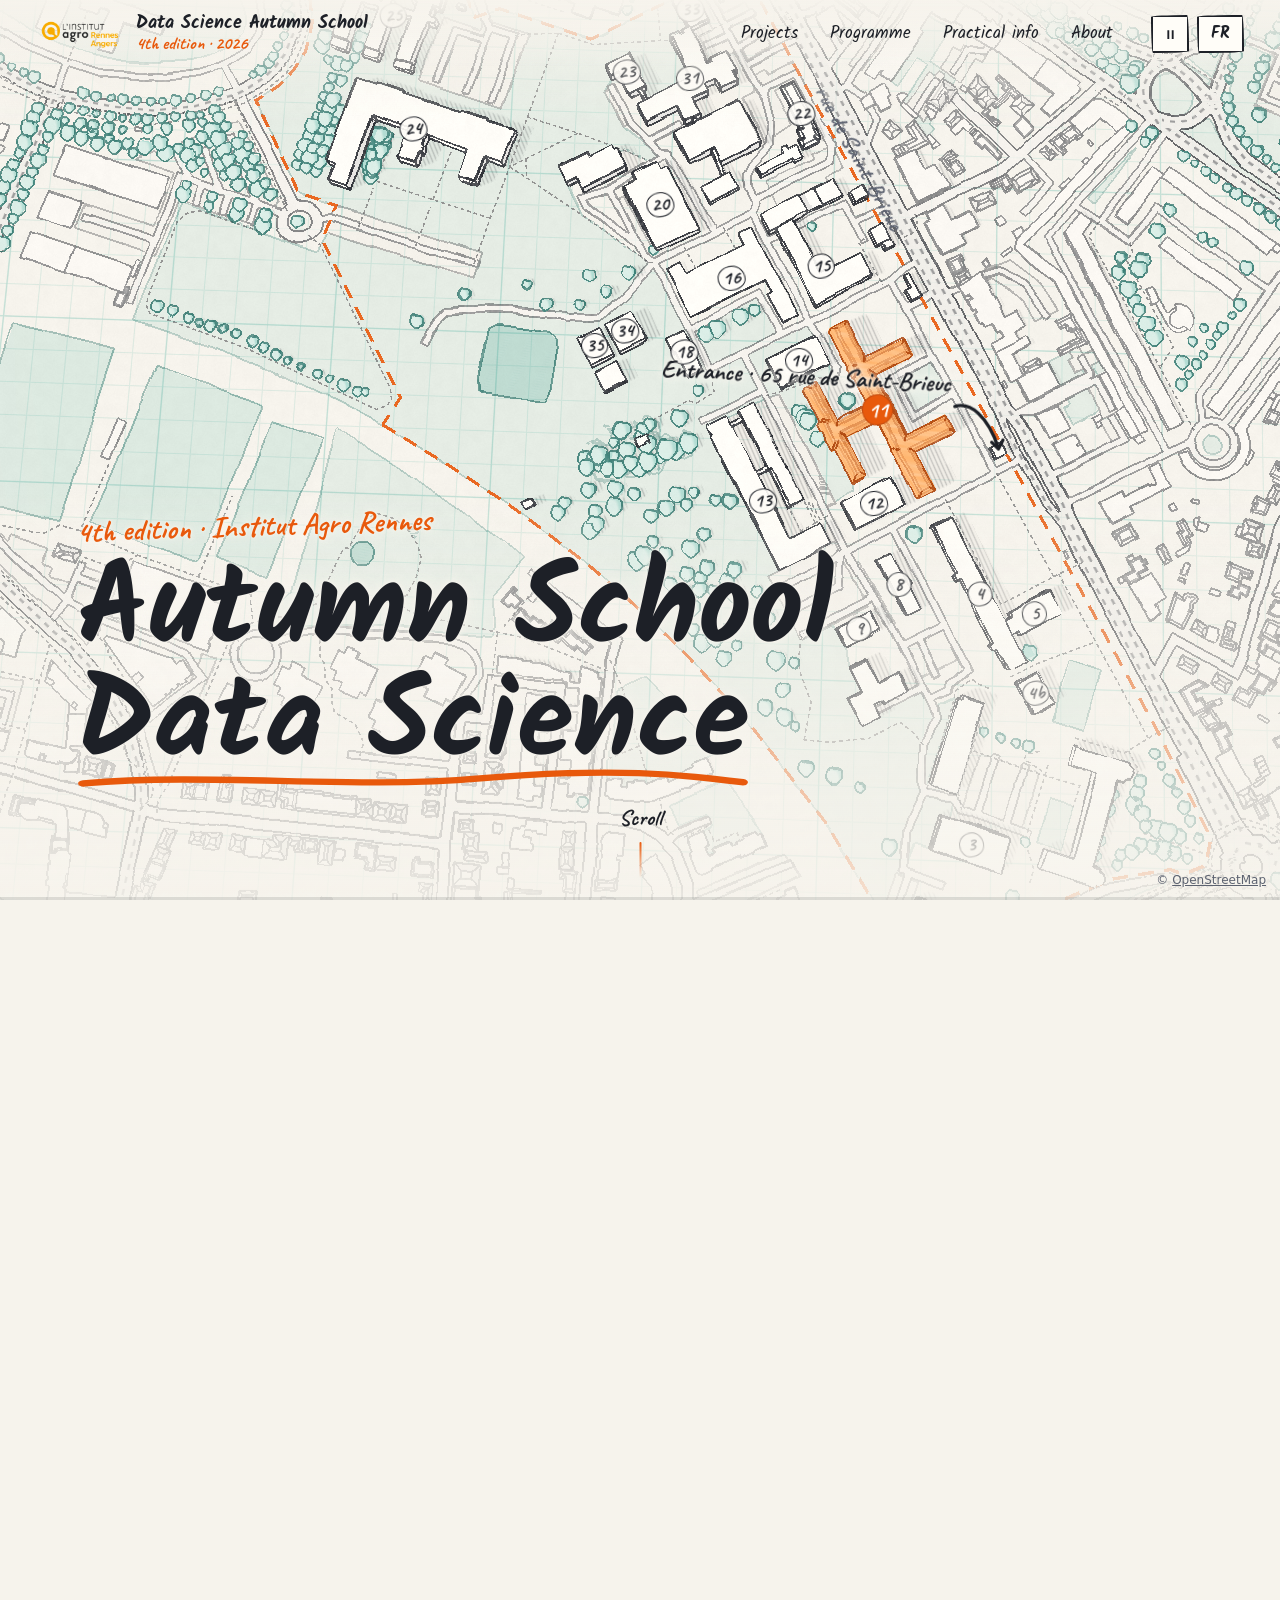
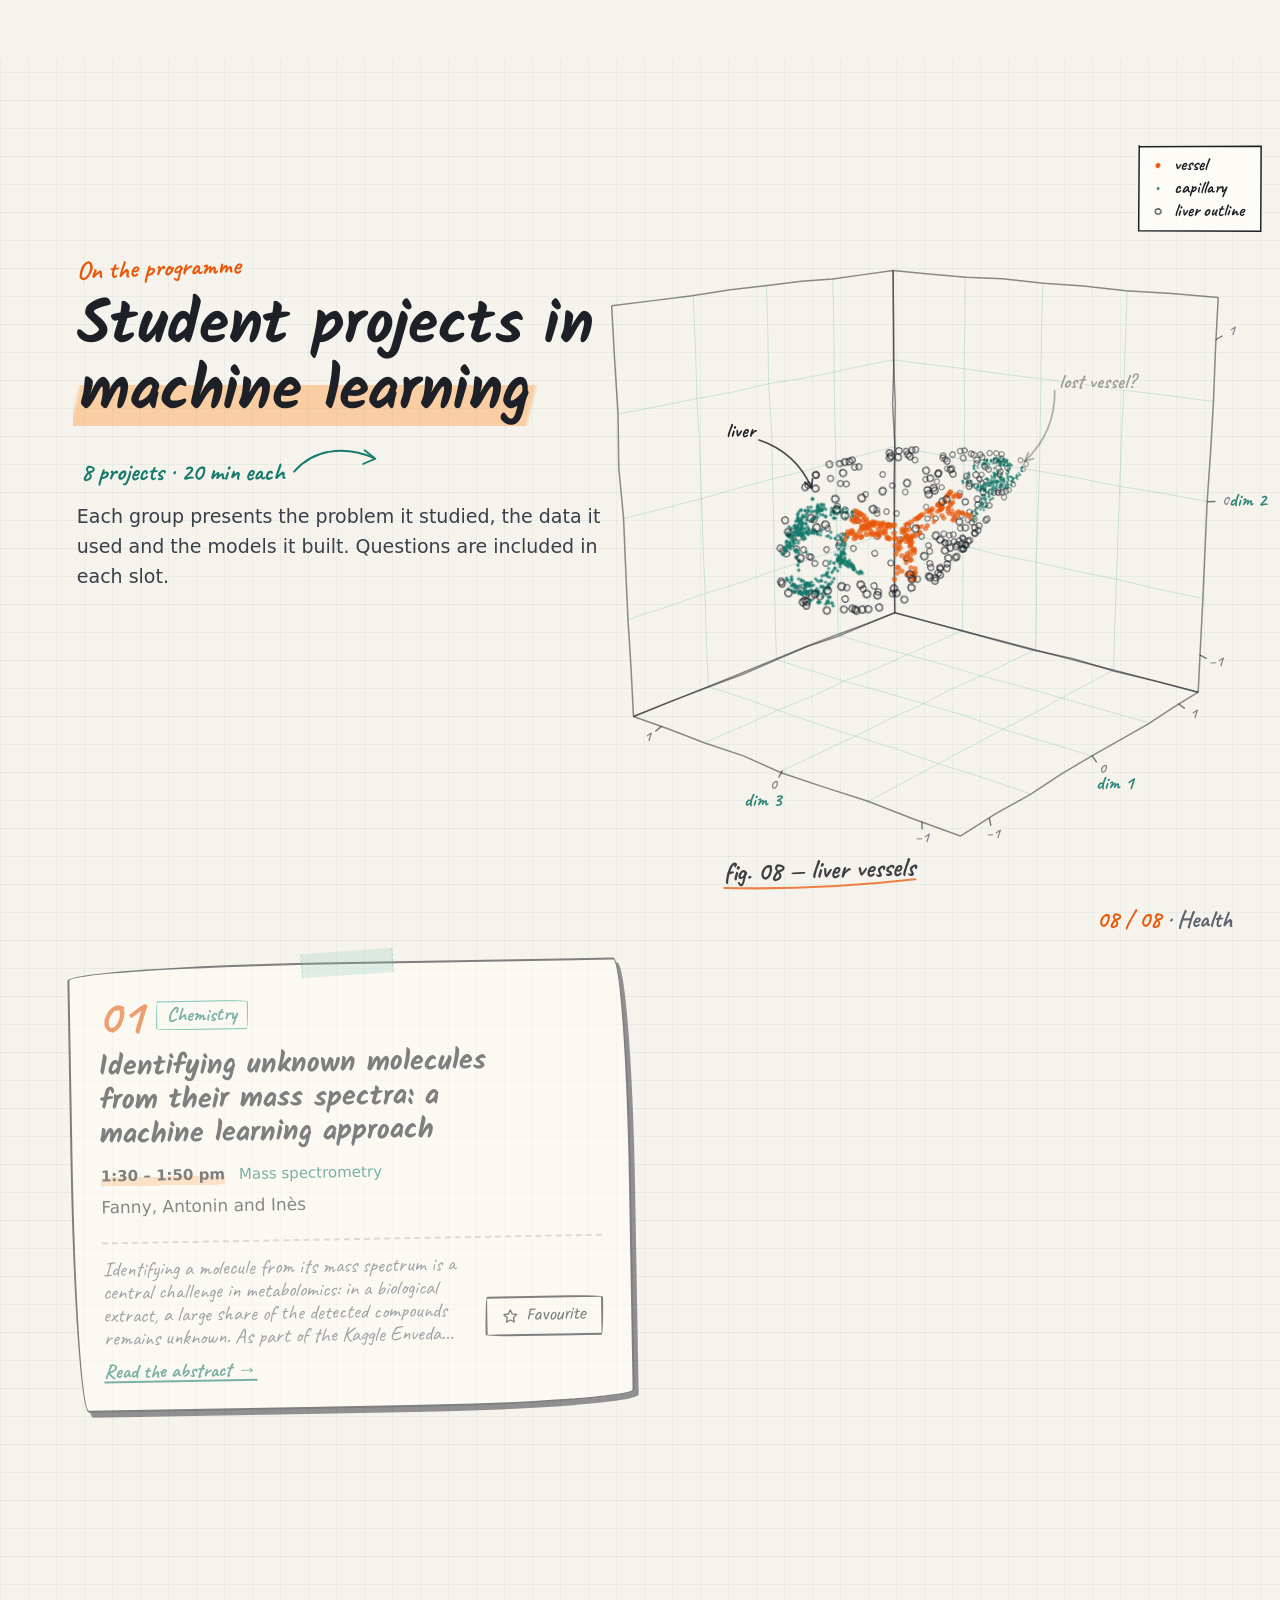
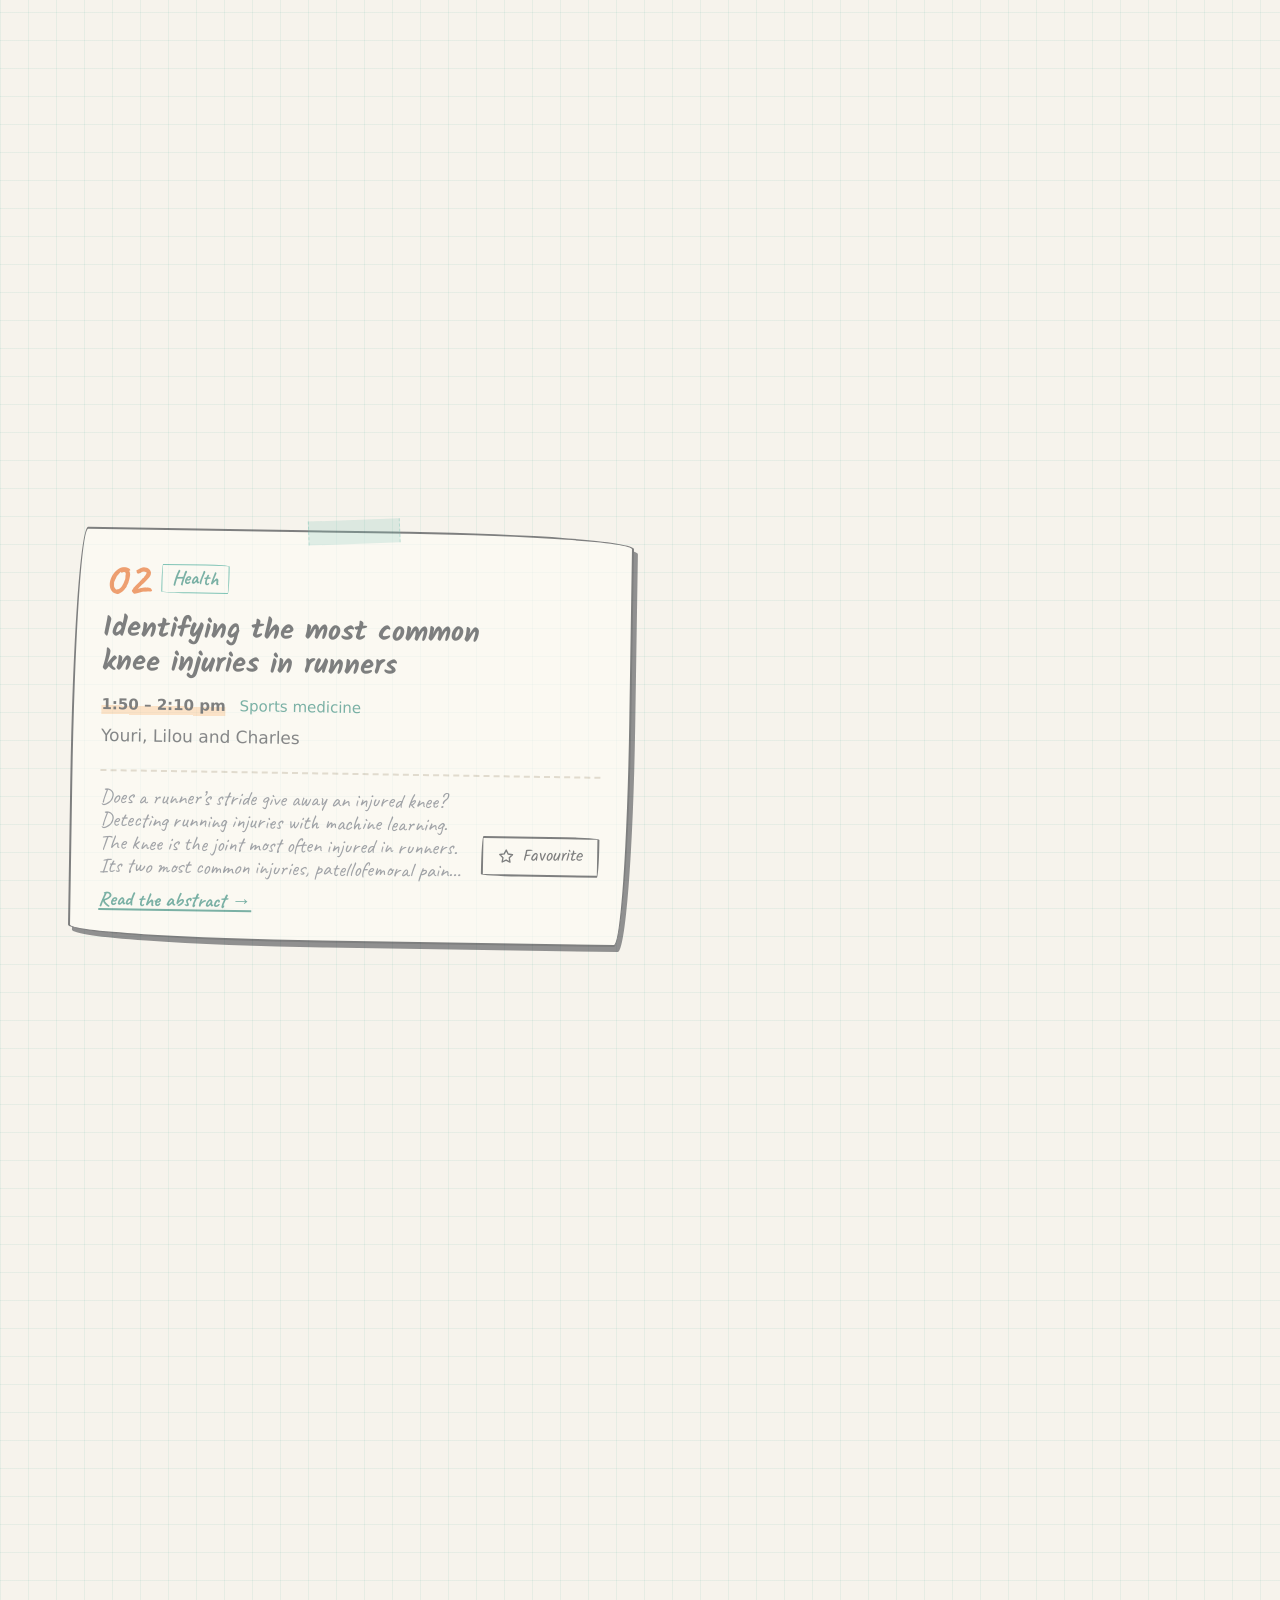
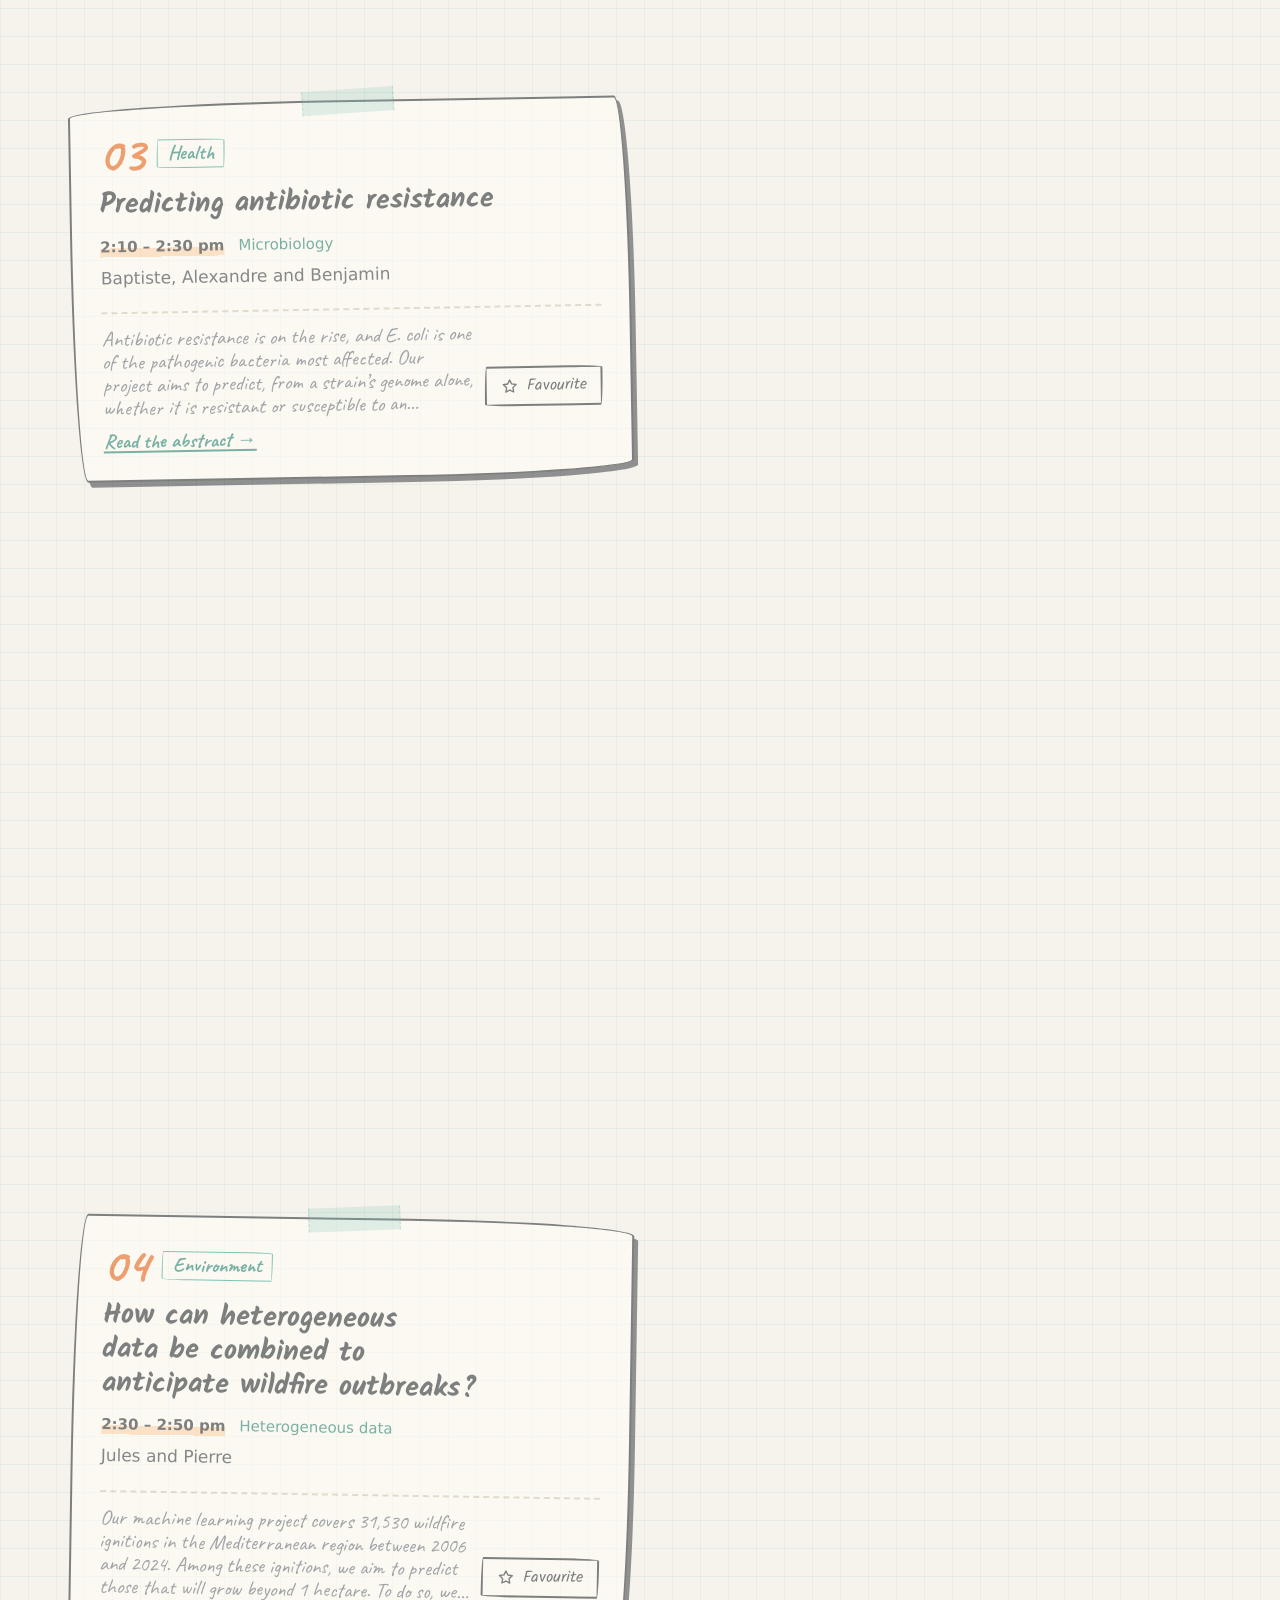
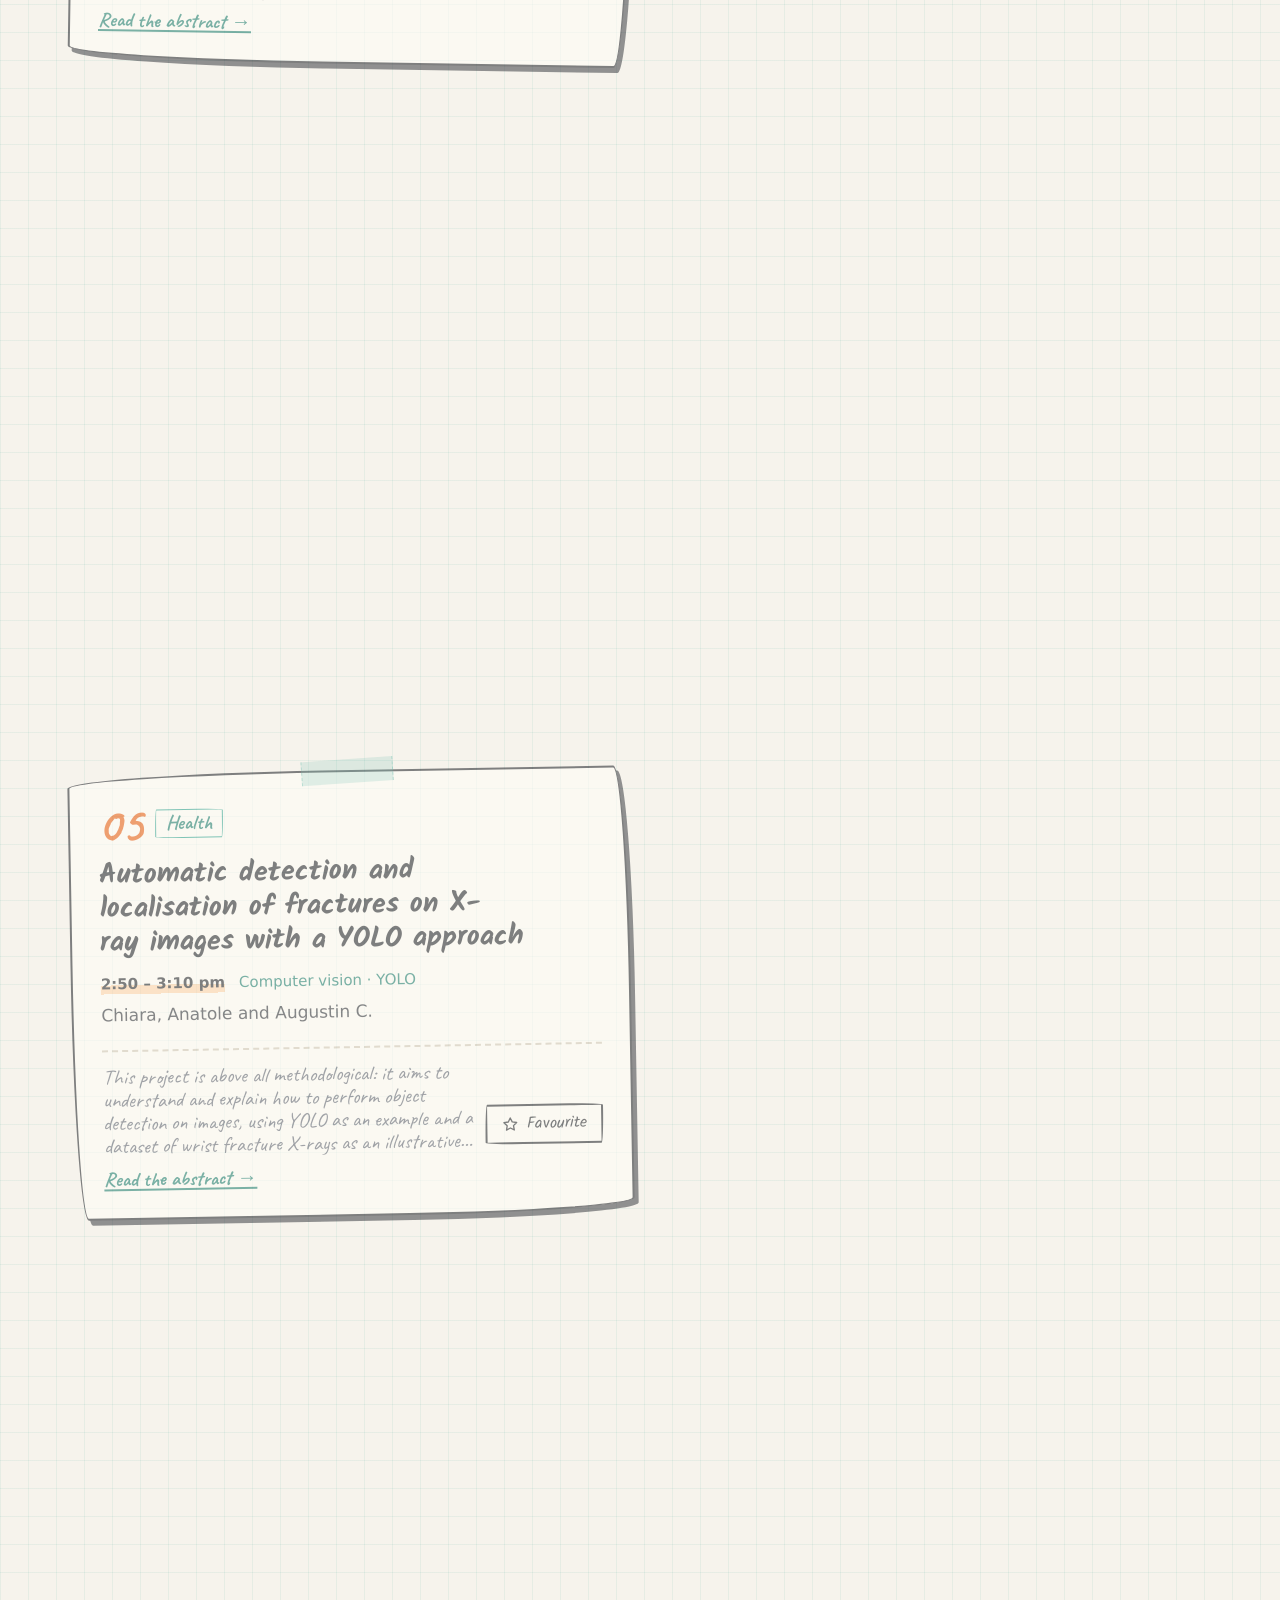
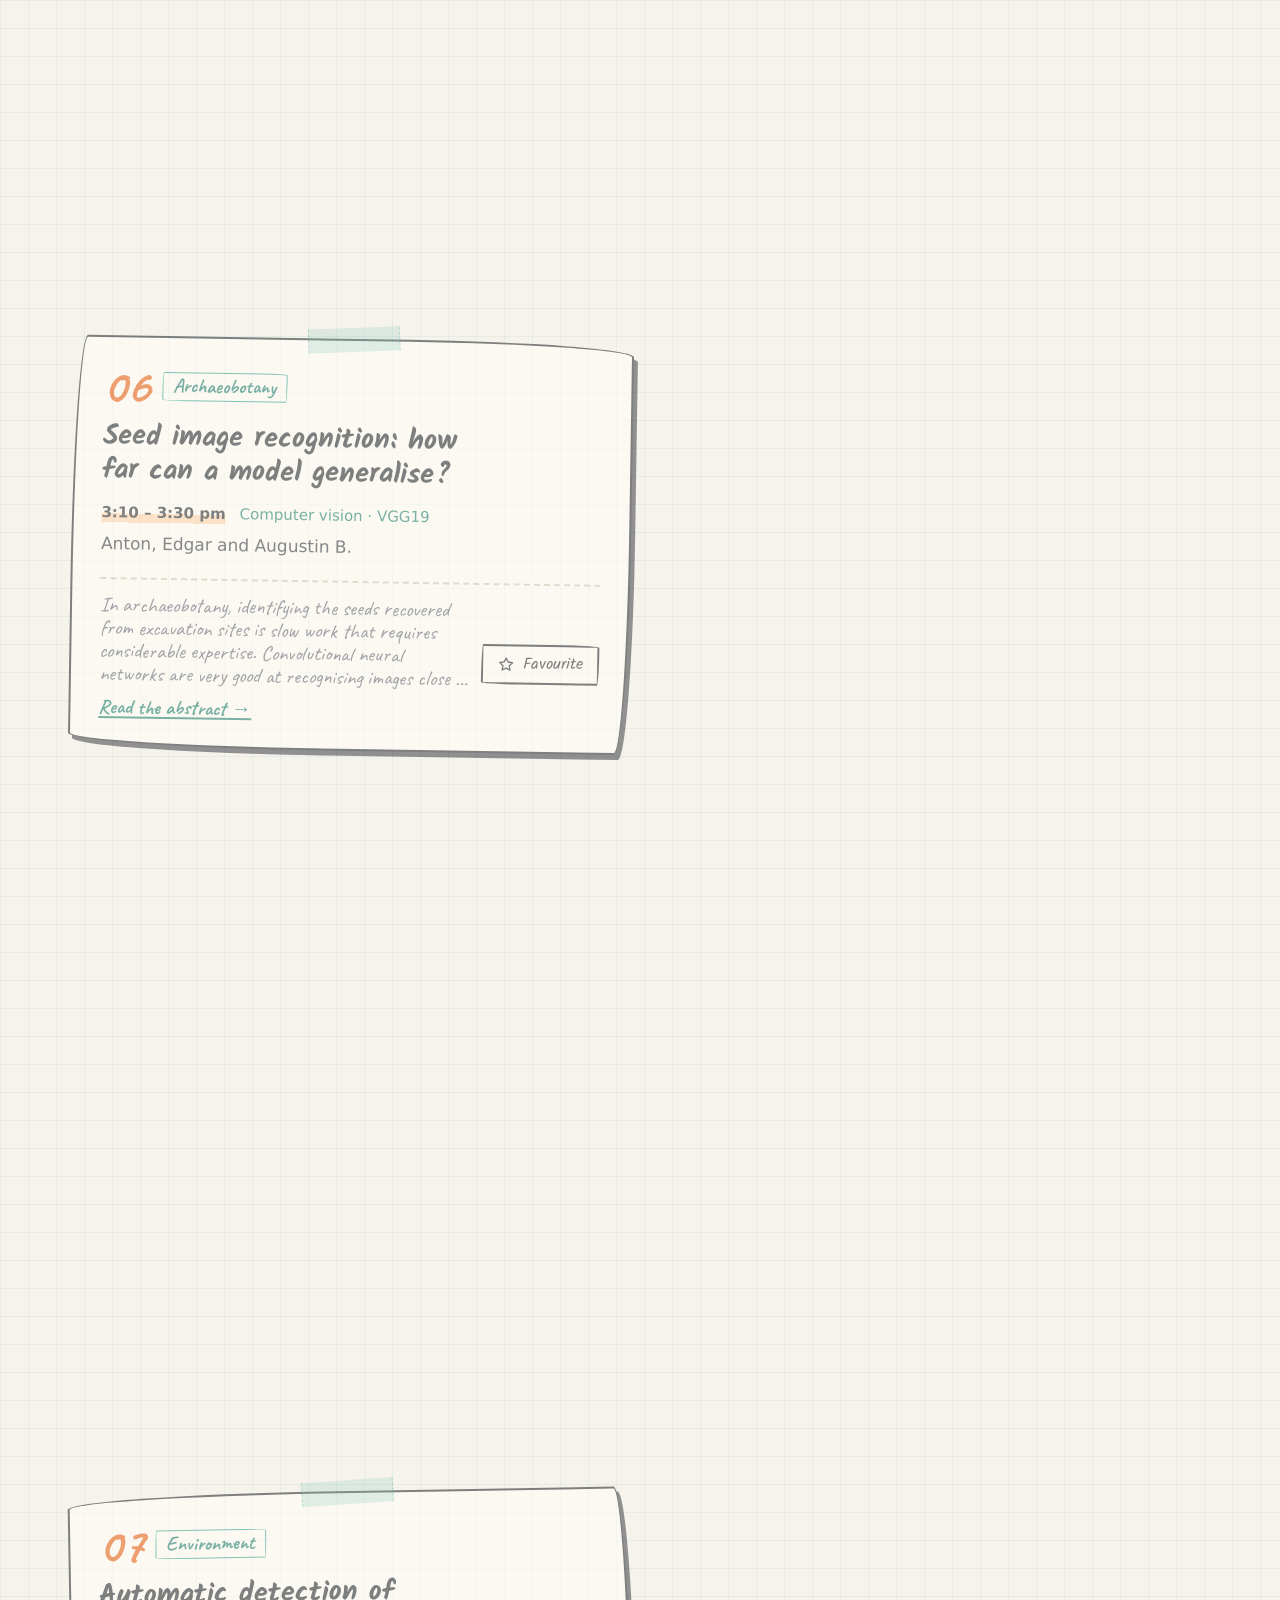
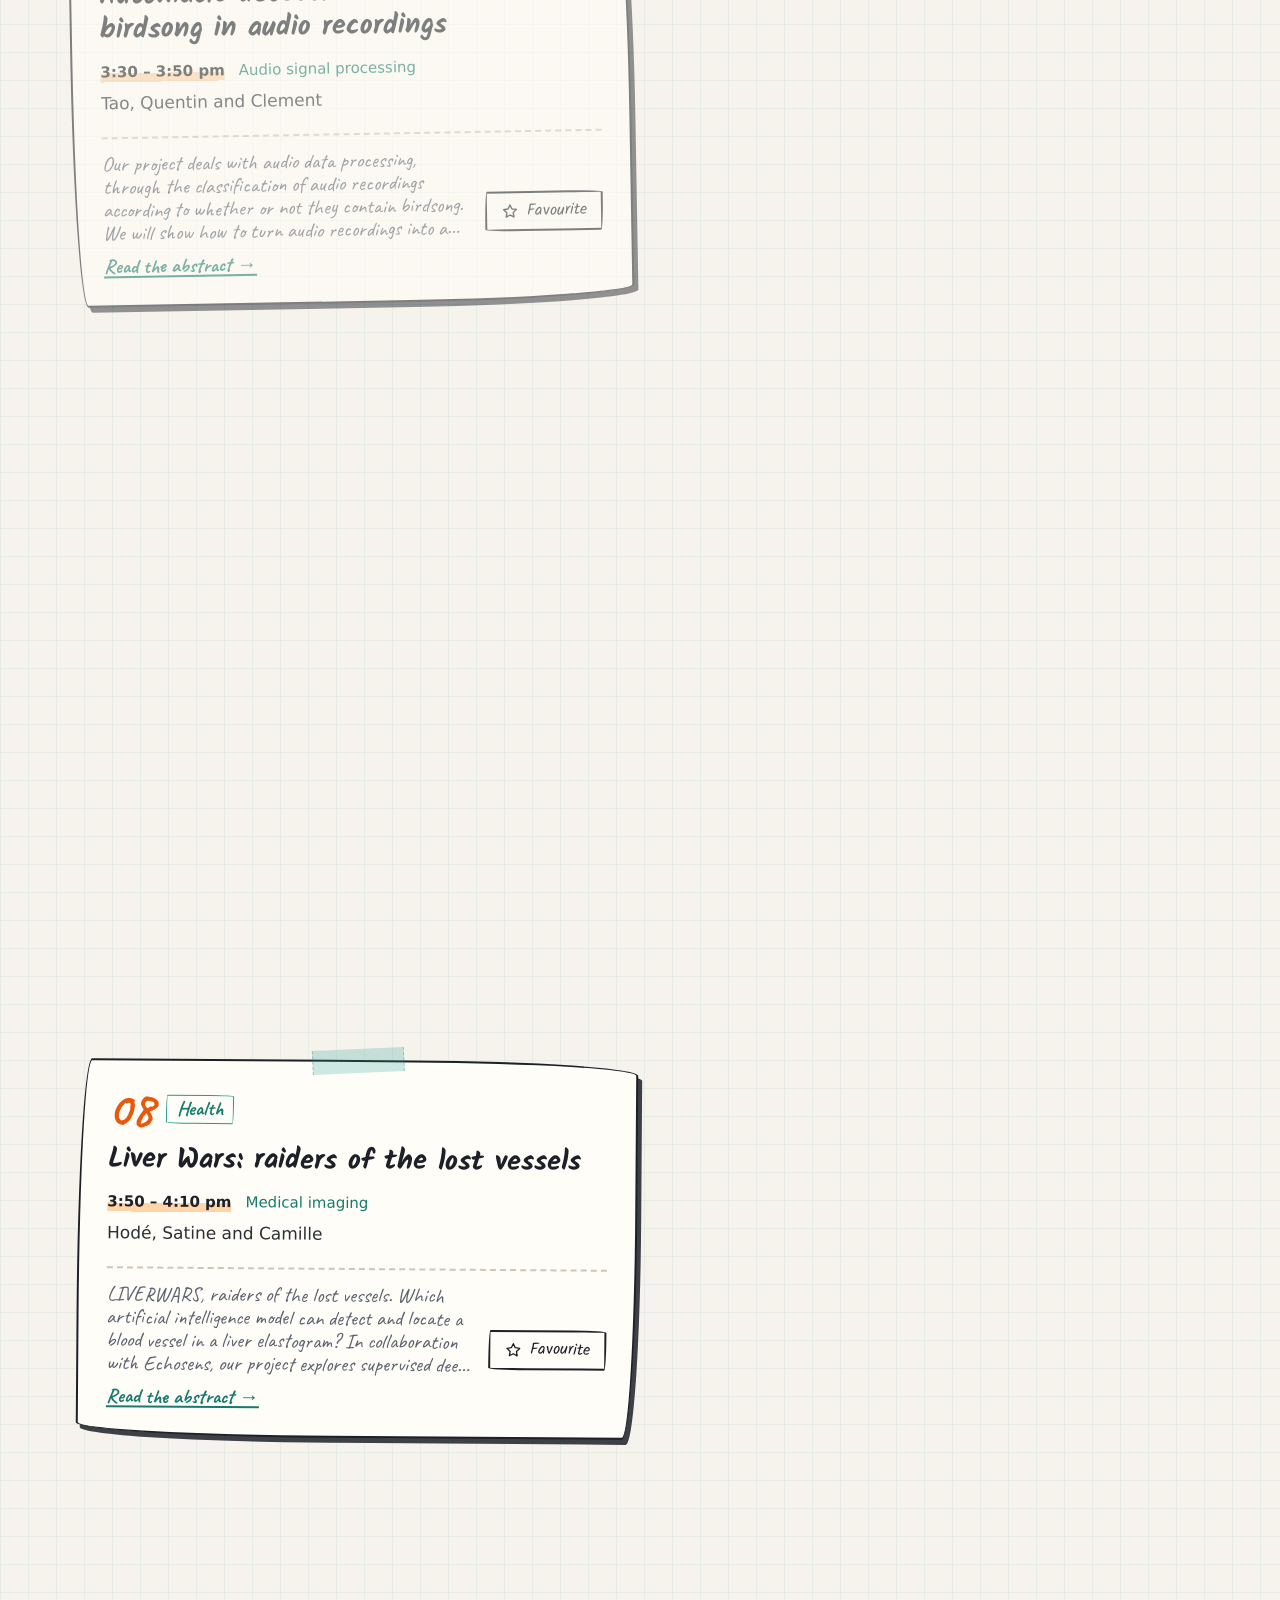
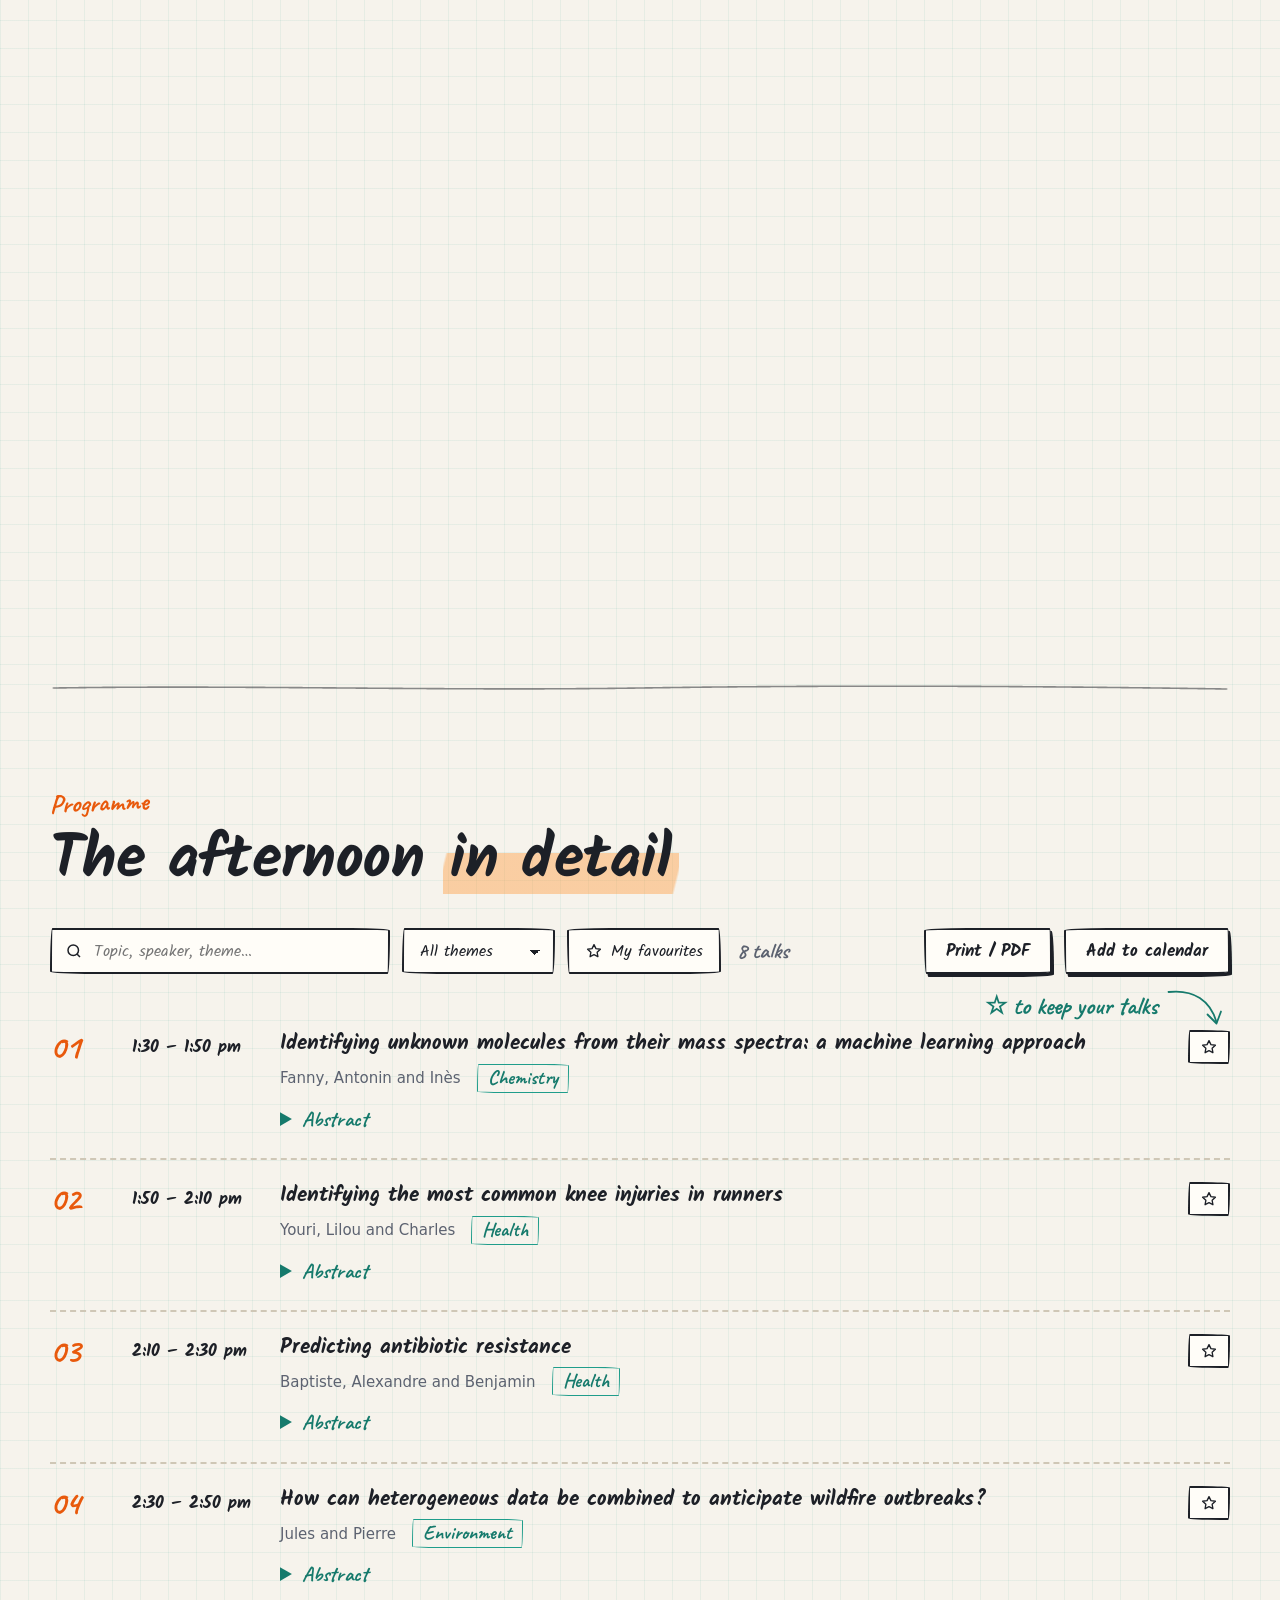
<file: index.html>
<!DOCTYPE html>
<html lang="fr">
<head>
  <meta charset="utf-8">
  <meta name="viewport" content="width=device-width, initial-scale=1">
  <title>École d’automne Data Science — Institut Agro Rennes</title>
  <meta name="description" content="Quatrième édition de l’école d’automne Data Science de l’Institut Agro Rennes : huit projets étudiants de Machine Learning appliqués au vivant. Entrée libre.">
  <meta name="theme-color" content="#f6f3ec">
  <link rel="canonical" href="https://ecole-automne-data-science.netlify.app/">
  <meta property="og:type" content="website">
  <meta property="og:locale" content="fr_FR">
  <meta property="og:url" content="https://ecole-automne-data-science.netlify.app/">
  <meta property="og:title" content="École d’automne Data Science — Institut Agro Rennes">
  <meta property="og:description" content="Huit projets étudiants de Machine Learning appliqués au vivant · 20 novembre 2026, 13h30 – 16h30, Amphi Moule, bâtiment 11. Entrée libre.">
  <meta property="og:image" content="https://ecole-automne-data-science.netlify.app/assets/og-image.jpg?v=2">
  <meta property="og:image:width" content="1200">
  <meta property="og:image:height" content="630">
  <meta name="twitter:card" content="summary_large_image">
  <link rel="icon" href="assets/favicon.svg" type="image/svg+xml">
  <link rel="preconnect" href="https://fonts.googleapis.com">
  <link rel="preconnect" href="https://fonts.gstatic.com" crossorigin>
  <link rel="stylesheet" href="https://fonts.googleapis.com/css2?family=Caveat:wght@500;700&family=Kalam:wght@400;700&display=swap">
  <link rel="stylesheet" href="style.css">
</head>
<body>
  <a class="skip" href="#programme" data-i18n="skip">Aller au programme</a>

  <header class="site-header" id="top">
    <a class="brand" href="#top" aria-label="Accueil">
      <img class="brand-logo" src="logos/Logo_Institut_Agro_Rennes-Angers.png" alt="Institut Agro Rennes-Angers" width="88" height="36">
      <span class="brand-text">
        <strong data-i18n="brand">École d’automne Data Science</strong>
        <small data-i18n="brandSub">4ᵉ édition · 2026</small>
      </span>
    </a>
    <nav class="nav" aria-label="Navigation principale">
      <a href="#projets" data-i18n="navProjects">Projets</a>
      <a href="#programme" data-i18n="navProgramme">Programme</a>
      <a href="#infos" data-i18n="navInfo">Infos pratiques</a>
      <a href="#apropos" data-i18n="navAbout">À propos</a>
    </nav>
    <div class="header-tools">
      <button class="icon-btn" id="motionToggle" type="button" aria-pressed="false" data-i18n-title="motionPause" title="Mettre les animations en pause">
        <svg viewBox="0 0 24 24" aria-hidden="true"><path class="i-pause" d="M7 5h3v14H7zM14 5h3v14h-3z"/><path class="i-play" d="M8 5l11 7-11 7z"/></svg>
      </button>
      <button class="lang-btn" id="langToggle" type="button" aria-label="Switch to English">EN</button>
    </div>
  </header>

  <main>
    <!-- 1. Vol vers le campus : maquette 3D dessinée (données OpenStreetMap), pilotée par le défilement -->
    <section class="flight" id="vol" aria-label="Vol vers le campus">
      <span class="snap-point flight-snap" aria-hidden="true"></span>
      <div class="flight-sticky">
        <div class="flight-media">
          <picture>
            <source media="(orientation: portrait) and (max-width: 900px)" srcset="assets/vol-plan-portrait.webp?v=2">
            <img class="flight-poster" id="flightPoster" src="assets/vol-plan.webp?v=2" width="1600" height="1000" alt="" fetchpriority="high">
          </picture>
          <canvas class="flight-canvas" id="campusCanvas" aria-hidden="true"></canvas>
          <div class="flight-labels" id="flightLabels" aria-hidden="true"></div>
        </div>
        <p class="attribution">© <a href="https://www.openstreetmap.org/copyright" target="_blank" rel="noopener">OpenStreetMap</a></p>

        <div class="beat beat-1" data-from="0" data-to="0.24">
          <p class="kicker" data-i18n="heroKicker">4ᵉ édition · Institut Agro Rennes</p>
          <h1 class="hero-title"><span data-i18n="heroTitleA">École d’automne</span><br><em class="scribble">Data Science<svg viewBox="0 0 300 20" preserveAspectRatio="none" aria-hidden="true"><path d="M3 13 C 60 4, 120 18, 180 9 S 270 6, 297 12"/></svg></em></h1>
        </div>
        <div class="beat beat-2" data-from="0.3" data-to="0.55">
          <p class="beat-big" data-i18n-html="beat2">Huit projets étudiants de <em>Machine Learning</em> appliqués au vivant.</p>
        </div>
        <div class="beat beat-3" data-from="0.61" data-to="0.83">
          <p class="kicker" data-i18n="beat3Kicker">Un après-midi de conférences</p>
          <p class="beat-big" id="beat3Line">13h30 – 16h30 · Amphi Moule</p>
        </div>
        <div class="beat beat-4" data-from="0.89" data-to="1.01">
          <p class="beat-big" data-i18n="beat4">Rendez-vous ici.</p>
          <a class="btn btn-primary" href="#projets" data-i18n="beat4Cta">Découvrir les projets</a>
        </div>

        <div class="scroll-hint" id="scrollHint" aria-hidden="true">
          <span data-i18n="scrollHint">Faites défiler</span>
          <i></i>
        </div>
        <div class="flight-progress" aria-hidden="true"><i id="flightBar"></i></div>
      </div>
    </section>

    <!-- 2. Les projets : un nuage de points 3D change de forme pour chaque conférence -->
    <section class="projects" id="projets" aria-labelledby="projectsTitle">
      <div class="projects-stage" aria-hidden="true">
        <canvas id="cloud"></canvas>
        <div class="stage-label" id="stageLabel"></div>
      </div>
      <div class="projects-track">
        <header class="section-head projects-head">
          <p class="kicker" data-i18n="projectsKicker">Au programme</p>
          <h2 id="projectsTitle" data-i18n-html="projectsTitle">Des projets étudiants en Machine Learning</h2>
          <p class="note note-projects" aria-hidden="true"><span data-i18n="noteProjects">8 projets · 20 min chacun</span><svg class="arrow" viewBox="0 0 120 60"><path d="M4 40 C 30 10, 70 6, 108 22"/><path d="M96 12 L110 23 L94 30"/></svg></p>
          <p class="lead" data-i18n="projectsLead">Chaque groupe présente le problème étudié, les données utilisées et les modèles qu’il a construits. Questions comprises dans le temps de passage.</p>
        </header>
        <ol class="talk-cards" id="talkCards"></ol>
      </div>
    </section>

    <!-- 3. Programme complet -->
    <section class="programme" id="programme" aria-labelledby="programmeTitle">
      <div class="wrap">
        <p class="print-title" id="printTitle"></p>
        <header class="section-head">
          <p class="kicker" data-i18n="programmeKicker">Programme</p>
          <h2 id="programmeTitle" data-i18n-html="programmeTitle">L’après-midi en détail</h2>
          <p class="notice" id="programmeNotice" data-i18n="programmeNotice">Programme provisoire : l’ordre de passage et les résumés seront publiés prochainement.</p>
        </header>

        <div class="live-banner" id="liveBanner" hidden></div>

        <div class="toolbar" role="search">
          <label class="field field-search">
            <span class="sr-only" data-i18n="searchLabel">Rechercher</span>
            <svg viewBox="0 0 24 24" aria-hidden="true"><circle cx="11" cy="11" r="7"/><path d="M20 20l-4-4"/></svg>
            <input id="search" type="search" autocomplete="off" data-i18n-placeholder="searchPlaceholder" placeholder="Sujet, intervenant, thème…">
          </label>
          <label class="field">
            <span class="sr-only" data-i18n="themeLabel">Thème</span>
            <select id="themeFilter"></select>
          </label>
          <button class="chip" id="favFilter" type="button" aria-pressed="false">
            <svg viewBox="0 0 24 24" aria-hidden="true"><path d="M12 3.5l2.6 5.3 5.9.9-4.3 4.1 1 5.8L12 16.9l-5.2 2.7 1-5.8-4.3-4.1 5.9-.9z"/></svg>
            <span data-i18n="favFilter">Mes favoris</span>
          </button>
          <span class="count" id="resultCount" aria-live="polite"></span>
          <span class="toolbar-spacer"></span>
          <button class="btn btn-ghost" id="printBtn" type="button" data-i18n="print">Imprimer / PDF</button>
          <button class="btn btn-ghost" id="icsBtn" type="button" data-i18n="calendar">Ajouter au calendrier</button>
        </div>

        <p class="note note-fav" aria-hidden="true"><span data-i18n="noteFav">☆ pour garder vos conférences</span><svg class="arrow" viewBox="0 0 80 60"><path d="M6 10 C 40 6, 62 22, 70 50"/><path d="M58 40 L70 52 L76 36"/></svg></p>
        <ol class="talk-list" id="talkList"></ol>
        <p class="empty" id="emptyState" hidden data-i18n="empty">Aucune conférence ne correspond à cette recherche.</p>
      </div>
    </section>

    <!-- 4. Infos pratiques -->
    <section class="info" id="infos" aria-labelledby="infoTitle">
      <div class="wrap">
        <header class="section-head">
          <p class="kicker" data-i18n="infoKicker">Infos pratiques</p>
          <h2 id="infoTitle" data-i18n-html="infoTitle">Venir à l’Institut Agro</h2>
        </header>
        <dl class="facts" id="facts"></dl>
        <div class="route">
          <p class="address" id="address"></p>
          <div class="route-links">
            <a class="btn btn-primary" id="gmapsLink" target="_blank" rel="noopener" data-i18n="gmaps">Itinéraire Google Maps</a>
            <a class="btn btn-ghost" id="wazeLink" target="_blank" rel="noopener" data-i18n="waze">Itinéraire Waze</a>
          </div>
        </div>
        <figure class="campus-map">
          <div class="map-frame" id="mapFrame">
            <div class="map-frame-inner">
              <img src="assets/plan-campus.png" width="720" height="405" loading="lazy" data-i18n-alt="mapAlt" alt="Plan du campus de Rennes de l’Institut Agro, avec le bâtiment 11 signalé">
              <span class="map-marker" aria-hidden="true"><span class="map-tag" data-i18n="mapTag">Bât. 11 · Amphi Moule</span></span>
            </div>
          </div>
          <figcaption class="map-caption">
            <span><span class="dot" style="background:var(--teal)"></span><b data-i18n="mapConf">Conférences</b> · <span data-i18n="mapConfWhere">Amphi Moule, bâtiment 11</span></span>
            <span><b data-i18n="mapEntry">Entrée</b> · 65 rue de Saint-Brieuc</span>
          </figcaption>
        </figure>
      </div>
    </section>

    <!-- 5. À propos -->
    <section class="about" id="apropos" aria-labelledby="aboutTitle">
      <div class="wrap about-grid">
        <header class="section-head">
          <p class="kicker" data-i18n="aboutKicker">À propos</p>
          <h2 id="aboutTitle" data-i18n-html="aboutTitle">Le cadre de l’école d’automne</h2>
        </header>
        <div class="about-text">
          <p data-i18n="about1">L’école d’automne clôt les enseignements de Machine Learning et de Computer Science for Big Data Approaches. Les étudiants de Master 2 et les élèves ingénieurs en spécialisation Sciences des données y présentent les projets menés en groupe.</p>
          <p data-i18n="about2">Les sujets portent sur des données issues des sciences du vivant : santé, environnement, archéobotanique et chimie. Chaque présentation expose la question posée, les données, les modèles et leurs limites.</p>
          <p data-i18n="about3">Les conférences sont ouvertes à tous, sans inscription.</p>
        </div>
      </div>
    </section>
  </main>

  <footer class="site-footer">
    <div class="wrap footer-grid">
      <div>
        <p class="footer-title" data-i18n="brand">École d’automne Data Science</p>
        <p class="muted" data-i18n="footerFrame">Master 2 et spécialisation ingénieur Sciences des données</p>
      </div>
      <ul class="logos" aria-label="Établissements">
        <li><img src="logos/Logo_Institut_Agro_Rennes-Angers.png" alt="Institut Agro Rennes-Angers" loading="lazy"></li>
        <li><img src="logos/Logo_ENSAI.png" alt="ENSAI" loading="lazy"></li>
        <li><img src="logos/Logo_univ-rennes2-2016.svg" alt="Université Rennes 2" loading="lazy"></li>
      </ul>
      <div class="footer-notes muted">
        <p data-i18n="footerFav">Vos favoris sont conservés uniquement dans ce navigateur.</p>
        <p data-i18n-html="footerCredit">Campus en 3D dessiné à partir des données © <a href="https://www.openstreetmap.org/copyright" target="_blank" rel="noopener">contributeurs OpenStreetMap</a>.</p>
      </div>
    </div>
  </footer>

  <aside class="toast" id="toast" role="status" aria-live="polite"></aside>

  <script src="data.js"></script>
  <script src="app.js"></script>
  <script type="module" src="js/campus3d.js"></script>
</body>
</html>
</file>
<file: style.css>
/* École d'automne Data Science — feuille de style
 * Thème « conceptual sketch » : carnet de conception sur papier quadrillé,
 * traits à main levée, titres manuscrits, surlignage au marqueur, annotations fléchées.
 */

:root {
  --paper: #f6f3ec;
  --paper-2: #efe9dc;
  --panel: #fffdf8;
  --ink: #1d2027;          /* graphite / encre */
  --text: #1d2027;
  --muted: #5c6270;
  --line: #cfc7b6;
  --grid: rgba(31,157,139,.075);
  --accent: #e8590c;       /* orange Institut Agro */
  --accent-dark: #c2470a;
  --accent-light: #ff9a5c; /* orange lisible sur la vidéo */
  --marker: rgba(255,154,60,.42);
  --teal: #1f9d8b;
  --teal-dark: #167a6c;
  --header-h: 68px;
  --wrap: 1180px;
  /* bordures irrégulières façon trait à main levée */
  --sketch-r: 255px 14px 225px 14px / 14px 225px 14px 255px;
  --sketch-r2: 14px 225px 14px 255px / 255px 14px 225px 14px;
  --hand: "Kalam", "Comic Neue", "Segoe Print", "Bradley Hand", cursive;
  --note: "Caveat", "Segoe Print", "Bradley Hand", cursive;
  --font: ui-sans-serif, system-ui, -apple-system, "Segoe UI", Roboto, "Helvetica Neue", Arial, sans-serif;
  --mono: ui-monospace, "SFMono-Regular", "JetBrains Mono", Menlo, Consolas, "Liberation Mono", monospace;
}

*, *::before, *::after { box-sizing: border-box; }
[hidden] { display: none !important; }
html { scroll-behavior: smooth; scroll-padding-top: calc(var(--header-h) + 12px); scroll-snap-type: y proximity; -webkit-text-size-adjust: 100%; }
/* repère d'accroche : aligné sur le haut de l'écran (la marge négative annule scroll-padding-top) */
.snap-point { position: absolute; left: 0; width: 1px; height: 1px; pointer-events: none; scroll-snap-align: start; scroll-margin-top: calc(-1 * (var(--header-h) + 12px)); }
body {
  margin: 0;
  color: var(--text);
  font-family: var(--font);
  font-size: 17px;
  line-height: 1.6;
  -webkit-font-smoothing: antialiased;
  background-color: var(--paper);
  background-image:
    linear-gradient(var(--grid) 1px, transparent 1px),
    linear-gradient(90deg, var(--grid) 1px, transparent 1px);
  background-size: 28px 28px;
}
img { max-width: 100%; display: block; }
a { color: inherit; }
button, input, select { font: inherit; color: inherit; }
:focus-visible { outline: 2px dashed var(--accent); outline-offset: 4px; }
.sr-only { position: absolute; width: 1px; height: 1px; overflow: hidden; clip: rect(0 0 0 0); white-space: nowrap; }
.mono { font-family: var(--mono); letter-spacing: .02em; }
.muted { color: var(--muted); }
.wrap { width: min(var(--wrap), 100% - 40px); margin-inline: auto; }
em { font-style: normal; }

.skip {
  position: absolute; left: 12px; top: -60px; z-index: 100;
  background: var(--accent); color: #fff; padding: 10px 14px; border-radius: var(--sketch-r); font-weight: 700; text-decoration: none;
}
.skip:focus { top: 12px; }

/* ---------- Éléments « croquis » réutilisables ---------- */
.kicker {
  font-family: var(--note); font-size: 26px; line-height: 1; color: var(--accent); margin: 0 0 10px; font-weight: 700;
  transform: rotate(-2deg); transform-origin: left; display: inline-block;
}
.section-head h2 {
  font-family: var(--hand); font-weight: 700; font-size: clamp(36px, 4.8vw, 62px); line-height: 1.08;
  letter-spacing: -.01em; margin: 0 0 18px; text-wrap: balance;
}
.section-head h2 em, .mark {
  background: linear-gradient(104deg, transparent 0 1%, var(--marker) 2% 97%, transparent 98%) 0 72% / 100% 42% no-repeat;
  padding: 0 .12em; margin: 0 -.06em; box-decoration-break: clone; -webkit-box-decoration-break: clone;
}
.note {
  font-family: var(--note); font-size: 25px; line-height: 1.1; color: var(--teal-dark); font-weight: 700;
  display: inline-flex; align-items: flex-end; gap: 6px; margin: 0;
}
.note .arrow { width: 92px; height: 46px; flex: none; fill: none; stroke: currentColor; stroke-width: 2.4; stroke-linecap: round; stroke-linejoin: round; }

/* ---------- En-tête : clair sur la vidéo, papier ensuite ---------- */
.site-header {
  position: fixed; inset: 0 0 auto 0; z-index: 50; height: var(--header-h);
  display: flex; align-items: center; gap: 24px; padding: 0 clamp(16px, 3vw, 36px);
  color: var(--ink);
  background: linear-gradient(to bottom, rgba(246,243,236,.92), rgba(246,243,236,0));
  transition: background .3s, color .3s;
}
.site-header.solid { color: var(--ink); background: rgba(246,243,236,.94); backdrop-filter: blur(8px); -webkit-backdrop-filter: blur(8px); }
.site-header.solid::after {
  content: ""; position: absolute; left: 0; right: 0; bottom: -3px; height: 6px; pointer-events: none;
  background: url("data:image/svg+xml,%3Csvg xmlns='http://www.w3.org/2000/svg' viewBox='0 0 400 6' preserveAspectRatio='none'%3E%3Cpath d='M0 3 C 60 1, 120 5, 200 3 S 330 1, 400 4' fill='none' stroke='%231d2027' stroke-width='1.6' stroke-linecap='round'/%3E%3C/svg%3E") 0 0 / 100% 100%;
  opacity: .55;
}
.brand { display: flex; align-items: center; gap: 12px; text-decoration: none; min-width: 0; }
.brand-logo { height: 36px; width: auto; }
.brand-text { display: flex; flex-direction: column; line-height: 1.1; min-width: 0; }
.brand-text strong { font-family: var(--hand); font-size: 18px; white-space: nowrap; overflow: hidden; text-overflow: ellipsis; }
.brand-text small { font-family: var(--note); font-size: 18px; color: var(--accent); font-weight: 700; }
.nav { display: flex; gap: 4px; margin-left: auto; }
.nav a { text-decoration: none; font-family: var(--hand); font-size: 17px; padding: 6px 12px; border-radius: var(--sketch-r); border: 2px solid transparent; }
.nav a:hover { border-color: currentColor; }
.nav a.active { color: var(--ink); background: linear-gradient(transparent 55%, var(--marker) 55% 90%, transparent 90%); }
.header-tools { display: flex; gap: 8px; align-items: center; }
.icon-btn, .lang-btn {
  height: 38px; min-width: 38px; border-radius: var(--sketch-r); border: 2px solid var(--ink);
  background: var(--panel); color: inherit; cursor: pointer; display: inline-grid; place-items: center; padding: 0 12px;
}
.lang-btn { font-family: var(--hand); font-weight: 700; font-size: 16px; }
.icon-btn { padding: 0; }
.icon-btn svg { width: 15px; height: 15px; fill: currentColor; }
.icon-btn .i-play { display: none; }
.icon-btn[aria-pressed="true"] .i-play { display: block; }
.icon-btn[aria-pressed="true"] .i-pause { display: none; }
.icon-btn:hover, .lang-btn:hover { transform: rotate(-2deg); }

/* ---------- Boutons ---------- */
.btn {
  display: inline-flex; align-items: center; justify-content: center; gap: 8px;
  min-height: 46px; padding: 0 20px; border-radius: var(--sketch-r); font-family: var(--hand); font-weight: 700; font-size: 17px;
  text-decoration: none; cursor: pointer; border: 2px solid var(--ink); background: var(--panel); color: var(--ink);
  box-shadow: 2px 3px 0 var(--ink); transition: transform .15s, box-shadow .15s, background .2s;
}
.btn:hover { transform: translate(-1px, -1px) rotate(-.6deg); box-shadow: 3px 4px 0 var(--ink); }
.btn:active { transform: translate(1px, 2px); box-shadow: 0 1px 0 var(--ink); }
.btn-primary { background: var(--accent); color: #fff; }
.btn-primary:hover { background: var(--accent-dark); }
.btn[disabled] { opacity: .45; cursor: not-allowed; transform: none; }

/* ---------- 1. Vol : maquette 3D dessinée ---------- */
.flight { position: relative; height: 540vh; background: var(--paper); color: var(--ink); }
/* au milieu de la zone de maintien (16 % finaux du défilement, voir HOLD dans app.js) */
.flight-snap { top: calc((100% - 100vh) * .92); top: calc((100% - 100svh) * .92); }
.flight-sticky { position: sticky; top: 0; height: 100vh; height: 100svh; overflow: hidden; }
.flight-media, .flight-poster, .flight-canvas, .flight-labels { position: absolute; inset: 0; width: 100%; height: 100%; }
.flight-poster { object-fit: cover; transition: opacity .7s .15s; }
.flight-canvas { display: block; opacity: 0; transition: opacity .7s; }
.flight.has-3d .flight-canvas { opacity: 1; }
.flight.has-3d .flight-poster { opacity: 0; }
.flight-labels { pointer-events: none; overflow: hidden; }
/* voile papier sous les textes pour qu'ils restent lisibles sur le dessin */
.flight-media::after {
  content: ""; position: absolute; inset: 0; pointer-events: none;
  background:
    linear-gradient(to top, rgba(246,243,236,.86) 0%, rgba(246,243,236,.5) 22%, rgba(246,243,236,0) 46%),
    linear-gradient(to bottom, rgba(246,243,236,.75), rgba(246,243,236,0) 14%);
}

/* annotations manuscrites accrochées à la maquette */
.fl { position: absolute; left: 0; top: 0; width: 0; height: 0; opacity: 0; will-change: transform, opacity; }
.fl-num span {
  position: absolute; left: 0; top: 0; transform: translate(-50%, -50%) rotate(-4deg);
  display: grid; place-items: center; min-width: 25px; height: 25px; padding: 0 4px;
  font-family: var(--note); font-weight: 700; font-size: 19px; line-height: 1; color: var(--ink);
  background: rgba(255,253,248,.92); border: 1.6px solid var(--ink); border-radius: 52% 48% 55% 45% / 48% 55% 45% 52%;
}
.fl-num-target span { color: #fff; background: var(--accent); border-color: var(--accent-dark); font-size: 22px; min-width: 31px; height: 31px; }
.fl-street span {
  position: absolute; left: 0; top: 0; transform: translate(-50%, -50%); white-space: nowrap;
  font-family: var(--note); font-weight: 700; font-size: 22px; color: var(--muted); letter-spacing: .04em;
}
.fl-note .fl-text {
  position: absolute; left: 50px; bottom: 54px; white-space: nowrap; transform: translateX(var(--dx, 0px)) rotate(-3deg); transform-origin: left bottom;
  font-family: var(--note); font-weight: 700; font-size: 25px; line-height: 1.05; color: var(--ink);
  text-shadow: 0 0 6px var(--paper), 0 0 2px var(--paper), 0 0 10px var(--paper);
}
.fl-arrow { position: absolute; left: -4px; bottom: -4px; width: 56px; height: 56px; overflow: visible; }
.fl-arrow path { fill: none; stroke: var(--ink); stroke-width: 3.2; stroke-linecap: round; stroke-linejoin: round; vector-effect: non-scaling-stroke; }
.fl-target .fl-arrow { width: 84px; height: 92px; }
.fl-target .fl-arrow path { stroke: var(--accent-dark); stroke-width: 3.6; }
.fl-target .fl-text { left: 76px; bottom: 86px; font-size: clamp(28px, 3.1vw, 40px); }
.fl-target .fl-text em { color: var(--accent-dark); display: block; font-size: 1.15em; }
.fl-left .fl-text { left: auto; right: 50px; transform: translateX(var(--dx, 0px)) rotate(3deg); transform-origin: right bottom; text-align: right; }
.fl-left .fl-arrow { left: auto; right: -4px; transform: scaleX(-1); }
.fl-target.fl-left .fl-text { left: auto; right: 76px; }
.fl-target .fl-text b { background: linear-gradient(104deg, transparent 0 1%, var(--marker) 2% 97%, transparent 98%) 0 80% / 100% 46% no-repeat; padding: 0 .1em; }

.attribution {
  position: absolute; right: 14px; bottom: 10px; margin: 0; z-index: 3;
  font-size: 12px; color: var(--muted);
}
.attribution a { color: inherit; }
.beat {
  position: absolute; left: clamp(20px, 6vw, 90px); right: clamp(20px, 6vw, 90px); bottom: clamp(70px, 13vh, 130px);
  max-width: 980px; opacity: 0; transform: translateY(24px); pointer-events: none; will-change: opacity, transform;
  text-shadow: 0 0 14px var(--paper), 0 0 4px var(--paper), 0 0 2px var(--paper);
}
.beat.on { pointer-events: auto; }
.beat .kicker { font-size: 30px; }
.beat em { color: var(--accent-dark); background: linear-gradient(104deg, transparent 0 1%, var(--marker) 2% 97%, transparent 98%) 0 78% / 100% 40% no-repeat; padding: 0 .08em; }
.hero-title { font-family: var(--hand); font-size: clamp(50px, 9vw, 130px); line-height: .98; margin: 0; font-weight: 700; }
.hero-title em { background: none; color: var(--ink); padding: 0; }
.scribble { position: relative; display: inline-block; }
.scribble svg { position: absolute; left: 0; right: 0; bottom: -.08em; width: 100%; height: .22em; overflow: visible; }
.scribble path { fill: none; stroke: var(--accent); stroke-width: 5; stroke-linecap: round; }
.beat-big { font-family: var(--hand); font-size: clamp(32px, 4.8vw, 64px); line-height: 1.08; font-weight: 700; margin: 0 0 22px; text-wrap: balance; }
.beat .btn { text-shadow: none; }
.scroll-hint {
  position: absolute; left: 50%; bottom: 22px; transform: translateX(-50%);
  display: flex; flex-direction: column; align-items: center; gap: 6px; font-family: var(--note); font-size: 22px; font-weight: 700;
  color: var(--ink); transition: opacity .4s;
}
.scroll-hint i { width: 2px; height: 36px; background: linear-gradient(var(--accent), transparent); animation: hint 1.8s ease-in-out infinite; transform-origin: top; border-radius: 2px; }
@keyframes hint { 0% { transform: scaleY(0); } 50% { transform: scaleY(1); } 100% { transform: scaleY(1); opacity: 0; } }
.flight-progress { position: absolute; left: 0; right: 0; bottom: 0; height: 3px; background: rgba(29,32,39,.12); z-index: 2; }
.flight-progress i { display: block; height: 100%; width: 100%; background: var(--accent); transform-origin: left; transform: scaleX(0); }

/* ---------- 2. Projets ---------- */
.projects { position: relative; }
.projects-stage { position: sticky; top: 0; height: 100vh; height: 100svh; margin-bottom: -100vh; margin-bottom: -100svh; z-index: 0; }
.projects-stage canvas { width: 100%; height: 100%; display: block; }
.stage-label {
  position: absolute; right: clamp(20px, 4vw, 48px); bottom: 22px; font-family: var(--note); font-size: 24px; font-weight: 700;
  color: var(--muted); text-align: right;
}
.stage-label b { color: var(--accent); }
.projects-track { position: relative; z-index: 1; width: min(560px, 44vw); margin-left: clamp(20px, 6vw, 90px); padding: 22vh 0 30vh; }
.lead { font-size: 19px; color: #3a3f49; margin: 0; }
.projects-head { min-height: 60vh; }
.note-projects { margin: -4px 0 14px 4px; }
.talk-cards { list-style: none; margin: 0; padding: 0; }
.talk-card { --stick-top: 7vh; --stick-h: 86vh; --dwell: 42vh; position: relative; height: calc(var(--stick-h) + var(--dwell)); }
.card-stick { position: sticky; top: var(--stick-top); height: var(--stick-h); display: flex; align-items: center; }
.talk-card .snap-point { top: calc(var(--dwell) / 2 - var(--stick-top)); }
.card-inner {
  position: relative; width: 100%; padding: 26px 28px 22px;
  background: var(--panel); border: 2px solid var(--ink); border-radius: var(--sketch-r);
  box-shadow: 4px 5px 0 rgba(29,32,39,.85);
  transition: transform .5s, opacity .5s; opacity: .55; transform: rotate(-1deg) translateX(-6px);
}
.talk-card:nth-child(even) .card-inner { border-radius: var(--sketch-r2); transform: rotate(.9deg) translateX(-6px); }
.talk-card.active .card-inner { opacity: 1; transform: rotate(-.4deg); }
.talk-card:nth-child(even).active .card-inner { transform: rotate(.4deg); }
/* ruban adhésif */
.card-inner::before {
  content: ""; position: absolute; top: -13px; left: 50%; width: 92px; height: 24px; transform: translateX(-50%) rotate(-3deg);
  background: rgba(31,157,139,.22); border-left: 1px dashed rgba(31,157,139,.4); border-right: 1px dashed rgba(31,157,139,.4);
}
.card-top { display: flex; align-items: center; gap: 12px; margin-bottom: 12px; }
.card-num { font-family: var(--note); font-size: 50px; line-height: .9; color: var(--accent); font-weight: 700; }
.tag {
  font-family: var(--note); font-size: 20px; font-weight: 700; line-height: 1; color: var(--teal-dark);
  border: 1.5px solid var(--teal); border-radius: var(--sketch-r2); padding: 3px 10px 4px;
}
.card-inner h3 { font-family: var(--hand); font-weight: 700; font-size: clamp(23px, 2.2vw, 29px); line-height: 1.2; margin: 0 0 12px; text-wrap: balance; }
.card-meta { display: flex; flex-wrap: wrap; gap: 2px 14px; margin: 0 0 6px; font-size: 15px; }
.card-method { color: var(--teal-dark); }
.card-time { color: var(--ink); font-weight: 700; background: linear-gradient(transparent 55%, var(--marker) 55% 92%, transparent 92%); }
.speakers { margin: 0; color: #2b2f37; }
.card-foot { display: flex; align-items: center; justify-content: space-between; gap: 12px; margin-top: 20px; padding-top: 14px; border-top: 2px dashed var(--line); }
.pending { color: var(--muted); font-family: var(--note); font-size: 21px; margin: 0; line-height: 1.1; }
/* La carte reste dans l'écran : extrait du résumé, le texte complet est dans le programme */
.card-foot .pending { display: -webkit-box; -webkit-box-orient: vertical; -webkit-line-clamp: 4; line-clamp: 4; overflow: hidden; }
.card-sum { flex: 1; min-width: 0; }
.card-more { display: inline-block; margin-top: 6px; font-family: var(--note); font-size: 20px; font-weight: 700; color: var(--teal-dark); text-underline-offset: 3px; }
.card-more:hover { color: var(--accent); }

.fav-btn {
  display: inline-flex; align-items: center; gap: 8px; border: 2px solid var(--ink); background: var(--panel);
  border-radius: var(--sketch-r2); padding: 5px 14px; cursor: pointer; font-family: var(--hand); font-size: 16px; white-space: nowrap;
}
.fav-btn svg, .chip svg { width: 18px; height: 18px; fill: none; stroke: currentColor; stroke-width: 1.8; stroke-linejoin: round; }
.fav-btn[aria-pressed="true"] { color: var(--accent); border-color: var(--accent); }
.fav-btn[aria-pressed="true"] svg { fill: var(--accent); }
.fav-btn:hover { transform: rotate(-3deg); }

/* ---------- 3. Programme ---------- */
.programme, .info, .about { padding: clamp(80px, 12vh, 140px) 0; position: relative; z-index: 2; }
.programme::before, .info::before, .about::before {
  content: ""; position: absolute; left: 50%; top: 0; width: min(var(--wrap), 100% - 40px); height: 8px; transform: translateX(-50%);
  background: url("data:image/svg+xml,%3Csvg xmlns='http://www.w3.org/2000/svg' viewBox='0 0 600 8' preserveAspectRatio='none'%3E%3Cpath d='M2 4 C 100 1, 200 7, 300 4 S 500 2, 598 5' fill='none' stroke='%231d2027' stroke-width='1.6' stroke-linecap='round' stroke-dasharray='1 0'/%3E%3C/svg%3E") 0 0 / 100% 100%;
  opacity: .5;
}
.programme, .info, .about {
  background-color: var(--paper);
  background-image: linear-gradient(var(--grid) 1px, transparent 1px), linear-gradient(90deg, var(--grid) 1px, transparent 1px);
  background-size: 28px 28px;
}
.notice {
  display: inline-block; margin: 8px 0 0; padding: 12px 18px 14px; font-family: var(--note); font-size: 24px; font-weight: 700; line-height: 1.15;
  background: #fff4b8; color: #4a3d00; box-shadow: 2px 4px 10px rgba(0,0,0,.08); transform: rotate(-1.2deg);
}
.live-banner {
  margin: 26px 0 0; padding: 12px 18px; border: 2px solid var(--ink); border-radius: var(--sketch-r);
  background: var(--accent); color: #fff; font-family: var(--hand); font-weight: 700; font-size: 18px; display: flex; gap: 10px; align-items: center;
}
.live-banner::before { content: ""; width: 10px; height: 10px; border-radius: 50%; background: #fff; animation: pulse 1.4s infinite; flex: none; }
@keyframes pulse { 50% { opacity: .25; } }
.toolbar { display: flex; flex-wrap: wrap; gap: 12px; align-items: center; margin: 34px 0 10px; }
.toolbar-spacer { flex: 1; }
.field { position: relative; display: flex; align-items: center; }
.field input, .field select {
  height: 46px; border-radius: var(--sketch-r2); border: 2px solid var(--ink); background: var(--panel); padding: 0 16px; font-family: var(--hand); font-size: 16px;
}
.field select { padding-right: 34px; appearance: none; -webkit-appearance: none;
  background-image: linear-gradient(45deg, transparent 50%, var(--ink) 50%), linear-gradient(135deg, var(--ink) 50%, transparent 50%);
  background-position: calc(100% - 18px) 20px, calc(100% - 13px) 20px; background-size: 5px 5px; background-repeat: no-repeat; }
.field-search input { padding-left: 42px; width: min(340px, 78vw); }
.field-search svg { position: absolute; left: 15px; width: 18px; height: 18px; fill: none; stroke: var(--ink); stroke-width: 2; pointer-events: none; }
.field input:focus, .field select:focus { outline: 2px dashed var(--accent); outline-offset: 3px; }
.chip {
  height: 46px; display: inline-flex; align-items: center; gap: 8px; border-radius: var(--sketch-r); border: 2px solid var(--ink);
  background: var(--panel); padding: 0 16px; cursor: pointer; font-family: var(--hand); font-size: 16px;
}
.chip[aria-pressed="true"] { border-color: var(--accent); color: var(--accent); }
.chip[aria-pressed="true"] svg { fill: var(--accent); }
.count { color: var(--muted); font-family: var(--note); font-size: 22px; font-weight: 700; padding-left: 4px; }
.note-fav { display: flex; justify-content: flex-end; margin: 0 6px -12px 0; }
.note-fav .arrow { width: 60px; height: 46px; margin-bottom: -10px; }

.talk-list { list-style: none; margin: 0; padding: 0; }
.talk-row { border-bottom: 2px dashed var(--line); }
.talk-row.is-live { background: linear-gradient(90deg, var(--marker), transparent 70%); }
.row-grid { display: grid; grid-template-columns: 64px 130px 1fr auto; gap: 18px; align-items: start; padding: 22px 0; }
.row-num { font-family: var(--note); font-size: 34px; line-height: 1; color: var(--accent); font-weight: 700; }
.row-time { font-family: var(--hand); color: var(--ink); font-weight: 700; padding-top: 4px; font-size: 17px; }
.row-main h3 { margin: 0 0 6px; font-family: var(--hand); font-weight: 700; font-size: 21px; line-height: 1.3; }
.row-meta { display: flex; flex-wrap: wrap; gap: 8px 16px; color: var(--muted); font-size: 15px; align-items: center; }
.live-pill { background: var(--accent); color: #fff; font-family: var(--hand); font-weight: 700; font-size: 14px; padding: 1px 10px; border-radius: var(--sketch-r); }
.row-main details { margin-top: 10px; }
.row-main summary { cursor: pointer; color: var(--teal-dark); font-family: var(--note); font-size: 21px; font-weight: 700; width: fit-content; }
.row-main details p { margin: 10px 0 0; color: #2b2f37; max-width: 70ch; }
.row-main .pending { margin-top: 6px; }
.row-grid .fav-btn { padding: 6px 10px; }
.empty { color: var(--muted); font-family: var(--note); font-size: 24px; padding: 30px 0; }

/* ---------- 4. Infos ---------- */
.facts { display: grid; grid-template-columns: repeat(4, 1fr); gap: 18px; margin: 34px 0; }
.fact { background: var(--panel); padding: 20px 22px; border: 2px solid var(--ink); border-radius: var(--sketch-r); box-shadow: 3px 4px 0 rgba(29,32,39,.85); }
.fact:nth-child(even) { border-radius: var(--sketch-r2); transform: rotate(.6deg); }
.fact:nth-child(odd) { transform: rotate(-.5deg); }
.fact dt { font-family: var(--note); font-size: 24px; line-height: 1; color: var(--accent); margin-bottom: 8px; font-weight: 700; }
.fact dd { margin: 0; font-family: var(--hand); font-size: 22px; font-weight: 700; line-height: 1.25; }
.fact dd small { display: block; font-family: var(--font); font-weight: 400; font-size: 15px; color: var(--muted); margin-top: 6px; }
.route { display: flex; flex-wrap: wrap; gap: 18px 30px; align-items: center; justify-content: space-between; }
.address { margin: 0; font-size: 19px; }
.route-links { display: flex; flex-wrap: wrap; gap: 14px; }

.campus-map {
  position: relative; margin: 52px 0 0; background: #fff; padding: 14px 14px 0;
  border: 2px solid var(--ink); border-radius: var(--sketch-r2); box-shadow: 5px 6px 0 rgba(29,32,39,.85); transform: rotate(-.4deg);
}
.campus-map::before, .campus-map::after {
  content: ""; position: absolute; top: -14px; width: 110px; height: 28px; z-index: 2;
  background: rgba(232,89,12,.2); border-left: 1px dashed rgba(232,89,12,.45); border-right: 1px dashed rgba(232,89,12,.45);
}
.campus-map::before { left: 30px; transform: rotate(-4deg); }
.campus-map::after { right: 30px; transform: rotate(3deg); }
.map-frame { position: relative; }
.map-frame-inner { position: relative; }
.map-frame img { width: 100%; height: auto; }
.map-marker { position: absolute; left: 47.9%; top: 61%; width: 0; height: 0; }
.map-marker::before {
  content: ""; position: absolute; left: -32px; top: -28px; width: 64px; height: 54px;
  border: 3px solid var(--accent); border-radius: 52% 48% 55% 45% / 48% 55% 45% 52%; transform: rotate(-8deg);
}
.map-marker::after {
  content: ""; position: absolute; left: -30px; top: -26px; width: 60px; height: 52px;
  border: 2px solid var(--accent); border-radius: 45% 55% 48% 52% / 55% 45% 52% 48%; transform: rotate(12deg); opacity: .6;
  animation: wobble 2.4s ease-in-out infinite;
}
@keyframes wobble { 50% { transform: rotate(4deg) scale(1.12); } }
.map-tag {
  position: absolute; right: 34px; top: -66px; white-space: nowrap; color: var(--accent-dark);
  font-family: var(--note); font-size: 26px; font-weight: 700; line-height: 1; transform: rotate(-5deg);
  background: rgba(255,255,255,.85); padding: 2px 6px;
}
.map-caption { display: flex; flex-wrap: wrap; gap: 8px 24px; padding: 12px 6px 14px; margin-top: 10px; border-top: 2px dashed var(--line); font-size: 15px; color: var(--muted); }
.map-caption b { color: var(--ink); font-family: var(--hand); }
.map-caption .dot { display: inline-block; width: 12px; height: 12px; border-radius: 50%; margin-right: 6px; vertical-align: -1px; border: 2px solid var(--accent); }

/* ---------- 5. À propos ---------- */
.about-grid { display: grid; grid-template-columns: 1fr 1.2fr; gap: 40px 70px; align-items: start; }
.about-text p { margin: 0 0 18px; font-size: 19px; color: #2b2f37; }
.about-text p:last-child { font-family: var(--note); font-size: 30px; line-height: 1.15; font-weight: 700; color: var(--accent-dark); transform: rotate(-1.5deg); transform-origin: left; }

/* ---------- Pied de page ---------- */
.site-footer { padding: 50px 0 40px; position: relative; z-index: 2; background: var(--panel); border-top: 2px solid var(--ink); }
.footer-grid { display: grid; grid-template-columns: 1fr auto 1fr; gap: 30px; align-items: center; }
.footer-title { font-family: var(--hand); font-weight: 700; font-size: 20px; margin: 0 0 4px; }
.footer-grid p { margin: 0 0 4px; font-size: 14px; }
.footer-notes { text-align: right; }
.logos { list-style: none; display: flex; gap: 34px; align-items: center; margin: 0; padding: 0; }
.logos img { height: 46px; width: auto; }
.logos li:first-child img { height: 52px; }
.logos li.missing::after { content: attr(data-name); font-size: 13px; color: var(--muted); border: 1px dashed var(--line); padding: 8px 10px; border-radius: 8px; }

.toast {
  position: fixed; left: 50%; bottom: 22px; transform: translate(-50%, 30px); z-index: 80; opacity: 0; pointer-events: none;
  background: var(--ink); color: var(--paper); padding: 8px 18px; border-radius: var(--sketch-r); font-family: var(--hand); font-size: 16px; transition: .3s;
}
.toast.show { opacity: 1; transform: translate(-50%, 0); }

/* ---------- Responsive ---------- */
@media (max-width: 980px) {
  .nav { display: none; }
  .header-tools { margin-left: auto; }
  .facts { grid-template-columns: repeat(2, 1fr); }
  .about-grid { grid-template-columns: 1fr; }
  .footer-grid { grid-template-columns: 1fr; text-align: left; }
  .footer-notes { text-align: left; }
  .logos { flex-wrap: wrap; }
}
@media (max-width: 760px) {
  :root { --header-h: 60px; }
  body { font-size: 16px; background-size: 24px 24px; }
  .brand-logo { height: 28px; }
  .brand-text strong { font-size: 16px; }
  .brand-text small { font-size: 16px; }
  .projects-track { width: auto; margin: 0 16px; padding-top: 52vh; }
  .projects-head { min-height: auto; margin-bottom: 30vh; padding: 22px; background: rgba(255,253,248,.92); border: 2px solid var(--ink); border-radius: var(--sketch-r); }
  .note-projects { display: none; }
  .talk-card { --stick-top: 8vh; --stick-h: 92vh; --dwell: 38vh; }
  .card-stick { align-items: flex-end; padding-bottom: 8vh; }
  .card-inner { padding: 22px 20px 18px; }
  .card-num { font-size: 40px; }
  .stage-label { left: 20px; right: 20px; top: calc(var(--header-h) + 6px); bottom: auto; text-align: left; font-size: 21px; }
  .row-grid { grid-template-columns: 44px 1fr; gap: 2px 14px; }
  .row-time { grid-column: 2; padding-top: 0; }
  .row-main { grid-column: 2; }
  .row-grid .fav-btn { grid-column: 2; justify-self: start; margin-top: 8px; }
  .row-num { font-size: 28px; grid-row: span 2; }
  .note-fav { display: none; }
  .facts { grid-template-columns: 1fr; }
  .field-search { flex: 1 1 100%; }
  .field-search input { width: 100%; }
  .toolbar-spacer { display: none; }
  .beat { bottom: 118px; }
  .fl-note .fl-text { font-size: 20px; }
  .fl-target .fl-text { font-size: 25px; }
  .fl-num span { font-size: 16px; min-width: 21px; height: 21px; }
  .fl-num-target span { font-size: 19px; min-width: 27px; height: 27px; }
  .fl-street span { font-size: 18px; }
  .campus-map { padding: 10px 10px 0; transform: none; }
  .map-frame { overflow-x: auto; }
  .map-frame-inner { width: 640px; }
  .map-tag { font-size: 21px; right: 28px; top: -58px; }
}

/* Mouvements réduits */
@media (prefers-reduced-motion: reduce) {
  html { scroll-behavior: auto; }
  .scroll-hint i, .map-marker::after { animation: none; }
  .card-inner { transition: none; }
}

/* ---------- Impression ---------- */
@media print {
  @page { margin: 14mm; }
  body { background: #fff; color: #000; font-size: 10.5pt; }
  .site-header, .flight, .projects, .toolbar, .skip, .site-footer, .toast, .about, .fav-btn, .live-banner, .route-links, .note { display: none !important; }
  .programme, .info { padding: 0; }
  .programme::before, .info::before { display: none; }
  .programme::after { content: none; }
  .print-title { display: block !important; font-family: var(--hand); font-weight: 700; font-size: 18pt; margin: 0 0 4pt; }
  .section-head h2 { font-size: 16pt; margin-bottom: 6pt; }
  .notice { transform: none; box-shadow: none; border: 1px solid #999; background: none; font-size: 13pt; }
  .talk-row { break-inside: avoid; border-color: #bbb; }
  .row-grid { grid-template-columns: 30px 92px 1fr; padding: 6pt 0; gap: 10px; }
  .row-num { font-size: 16pt; }
  .row-main h3 { font-size: 11.5pt; }
  .row-time { font-size: 10.5pt; }
  .row-meta, .row-main details p { color: #222; }
  .row-main summary { display: none; }
  .tag { font-size: 12pt; }
  .facts { gap: 8pt; margin: 10pt 0; }
  .fact { box-shadow: none; transform: none; padding: 8pt; }
  .fact dd { font-size: 12pt; }
  .info { margin-top: 14pt; break-before: page; }
  .campus-map { box-shadow: none; transform: none; break-inside: avoid; }
  .campus-map::before, .campus-map::after, .map-marker::after { display: none; }
}
.print-title { display: none; }

/* ---------- Page 404 ---------- */
.lost { min-height: 100vh; min-height: 100svh; display: grid; place-items: center; padding: 40px 20px; }
.lost-card {
  max-width: 620px; padding: 34px 34px 30px; background: var(--panel); border: 2px solid var(--ink);
  border-radius: var(--sketch-r); box-shadow: 4px 5px 0 rgba(29,32,39,.85); transform: rotate(-.6deg);
}
.lost-card h1 { font-family: var(--hand); font-size: clamp(34px, 6vw, 52px); line-height: 1.08; margin: 0 0 16px; }
.lost-card h1 em { background: linear-gradient(104deg, transparent 0 1%, var(--marker) 2% 97%, transparent 98%) 0 72% / 100% 42% no-repeat; padding: 0 .1em; }
.lost-card .lead { margin: 0 0 10px; }
.lost-en { color: var(--muted); font-size: 16px; }
.lost-links { display: flex; flex-wrap: wrap; gap: 14px; margin: 24px 0 0; }
</file>
